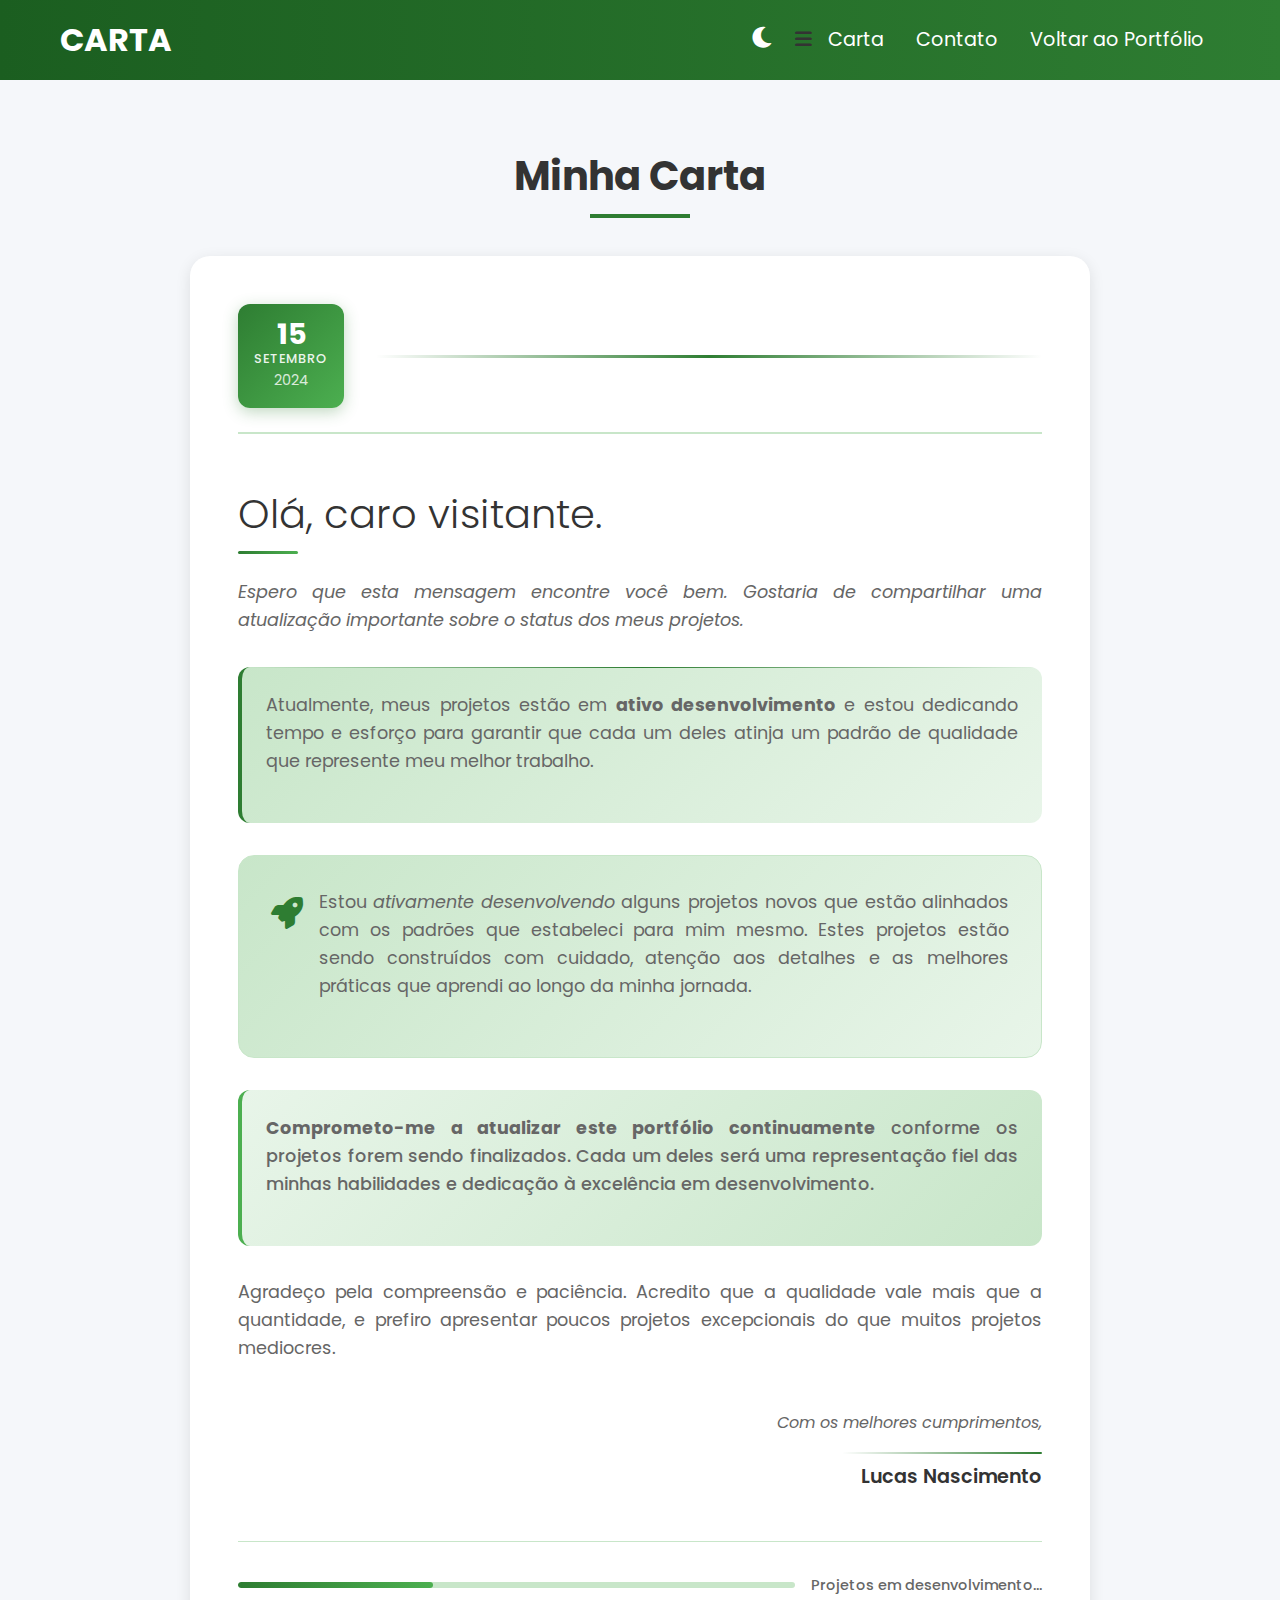
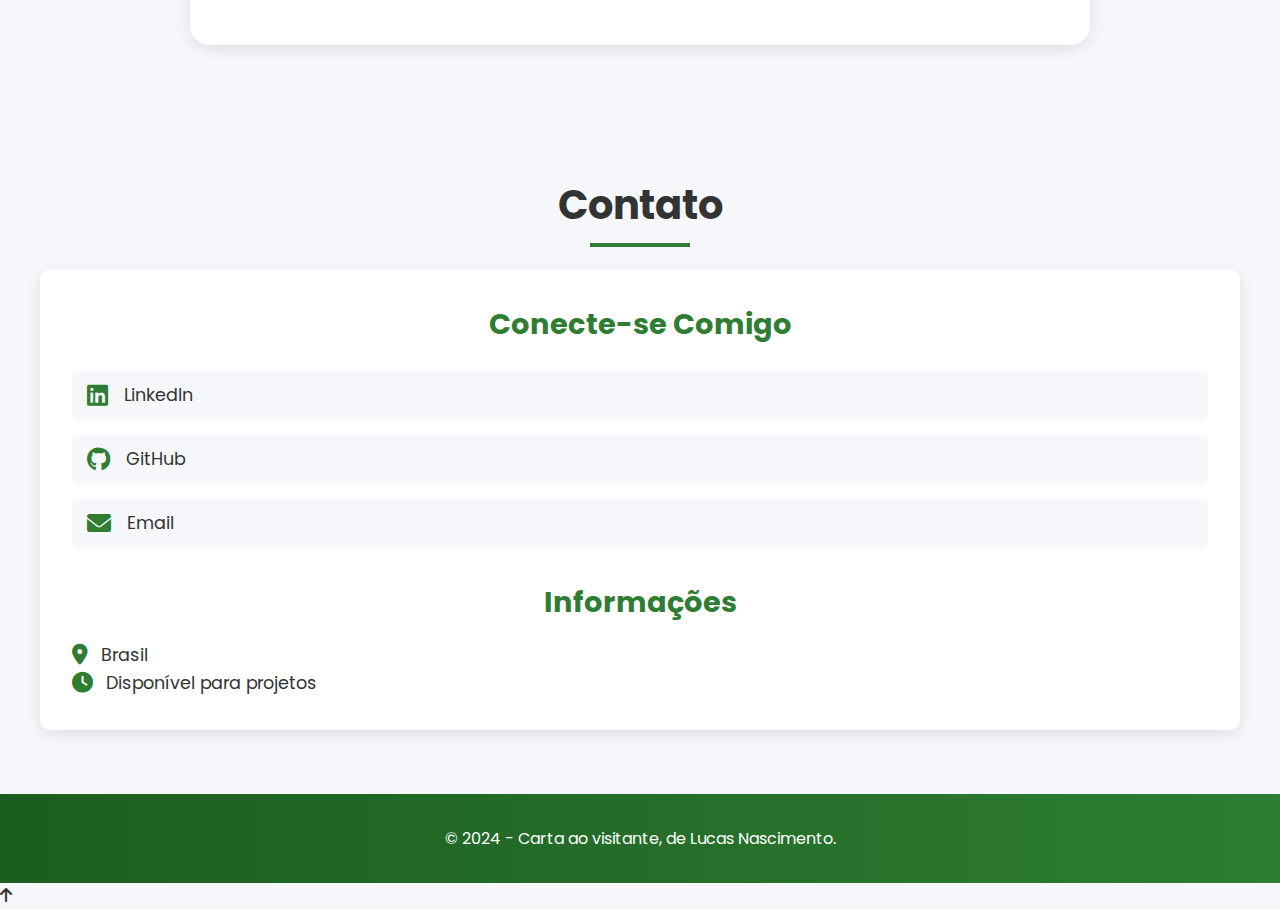
<file: carta.html>
<!DOCTYPE html>
<html lang="pt-BR">

<head>
    <meta charset="UTF-8">
    <meta name="viewport" content="width=device-width, initial-scale=1.0">
    <title>Carta sobre Projetos</title>
    <link rel="stylesheet" href="css/styles_carta.css">
    <link rel="stylesheet" href="https://cdnjs.cloudflare.com/ajax/libs/font-awesome/6.0.0/css/all.min.css">
</head>

<body class="light-mode">
    <!-- Barra de Navegação -->
    <nav class="barra-navegacao">
        <div class="barra-navegacao-container">
            <a href="#" class="barra-navegacao-logo">CARTA</a>
            <div class="right-nav-elements">
                <div class="theme-toggle">
                    <button id="theme-toggle-btn" aria-label="Alternar tema">
                        <i class="fas fa-moon"></i>
                    </button>
                </div>
                  
                <div class="icone-menu">
                    <i class="fas fa-bars"></i>
                </div>
                <ul class="menu-navegacao">
                    <li class="item-navegacao">
                        <a href="#carta" class="links-navegacao">Carta</a>
                    </li>
                    <li class="item-navegacao">
                        <a href="#contato" class="links-navegacao">Contato</a>
                    </li>
                    <li class="item-navegacao">
                        <a href="index.html" class="links-navegacao">Voltar ao Portfólio</a>
                    </li>
                </ul>
            </div>
        </div>
    </nav>

    <!-- Seção da Carta -->
    <section id="carta" class="secao-carta">
        <div class="container-carta">
            <div class="container-titulo-secao">
                <h2 class="titulo-secao">Minha Carta</h2>
            </div>

            <div class="invlucro-carta">
                <header class="cabecalho-carta">
                    <div class="data">
                        <span class="dia">15</span>
                        <span class="mes">Setembro</span>
                        <span class="ano">2024</span>
                    </div>
                    <div class="linha-decorativa"></div>
                </header>

                <main class="conteudo-carta">
                    <h1 class="saudacao">Olá, caro visitante.</h1>

                    <div class="corpo-carta">
                        <p class="abertura">
                            Espero que esta mensagem encontre você bem. Gostaria de compartilhar uma atualização
                            importante sobre o status dos meus projetos.
                        </p>

                        <div class="mensagem-principal">
                            <p>
                                Atualmente, meus projetos estão em <strong>ativo desenvolvimento</strong> e estou dedicando tempo e esforço para garantir que cada um deles atinja um padrão de qualidade que represente meu melhor trabalho.
                            </p>
                        </div>

                        <div class="secao-destaque">
                            <div class="icone">
                                <i class="fas fa-rocket"></i>
                            </div>
                            <div class="conteudo-destaque">
                                <p>
                                    Estou <em>ativamente desenvolvendo</em> alguns projetos novos que estão
                                    alinhados com os padrões que estabeleci para mim mesmo. Estes projetos estão sendo
                                    construídos com cuidado, atenção aos detalhes e as melhores práticas que aprendi ao
                                    longo da minha jornada.
                                </p>
                            </div>
                        </div>

                        <div class="compromisso">
                            <p>
                                <strong>Comprometo-me a atualizar este portfólio continuamente</strong> conforme os projetos forem sendo finalizados. Cada um deles será uma representação fiel das
                                minhas habilidades e dedicação à excelência em desenvolvimento.
                            </p>
                        </div>

                        <p class="fechamento">
                            Agradeço pela compreensão e paciência. Acredito que a qualidade vale mais que a quantidade,
                            e prefiro apresentar poucos projetos excepcionais do que muitos projetos mediocres.
                        </p>
                    </div>

                    <div class="secao-assinatura">
                        <p class="texto-assinatura">Com os melhores cumprimentos,</p>
                        <div class="linha-assinatura"></div>
                        <p class="nome">Lucas Nascimento</p>
                    </div>
                </main>

                <footer class="rodape-carta">
                    <div class="indicador-progresso">
                        <div class="barra-progresso">
                            <div class="preenchimento-progresso"></div>
                        </div>
                        <span class="texto-progresso">Projetos em desenvolvimento...</span>
                    </div>
                </footer>
            </div>
        </div>
    </section>

    <!-- Seção de Contato -->
    <section id="contato" class="secao-contato">
        <div class="container-contato">
            <h2 class="titulo-secao">Contato</h2>
            <div class="conteudo-contato">
                <div class="container-links-sociais">
                    <h3>Conecte-se Comigo</h3>
                    <div class="links-sociais">
                        <a href="https://www.linkedin.com/in/lucas-nascimento-3047a931b/?trk=opento_sprofile_topcard"
                            class="link-social">
                            <i class="fab fa-linkedin"></i>
                            <span>LinkedIn</span>
                        </a>
                        <a href="https://github.com/LVNS0303" class="link-social">
                            <i class="fab fa-github"></i>
                            <span>GitHub</span>
                        </a>
                        <a href="mailto:lucasvinicius06silva@gmail.com" class="link-social">
                            <i class="fas fa-envelope"></i>
                            <span>Email</span>
                        </a>
                    </div>
                    <div class="informacoes-contato">
                        <h3>Informações</h3>
                        <p>
                            <i class="fas fa-map-marker-alt"></i>
                            <span>Brasil</span>
                        </p>
                        <p>
                            <i class="fas fa-clock"></i>
                            <span>Disponível para projetos</span>
                        </p>
                    </div>
                </div>
            </div>
        </div>
    </section>

    <!-- Rodapé -->
    <footer class="rodape">
        <div class="container-rodape">
            <p class="texto-rodape">&copy; 2024 - Carta ao visitante, de Lucas Nascimento.</p>
        </div>
    </footer>

    <!-- Botão de voltar ao topo -->
    <div class="botao-topo" id="botao-topo">
        <i class="fas fa-arrow-up"></i>
    </div>

    <script src="js/main.js"></script>

</body>

</html>
</file>
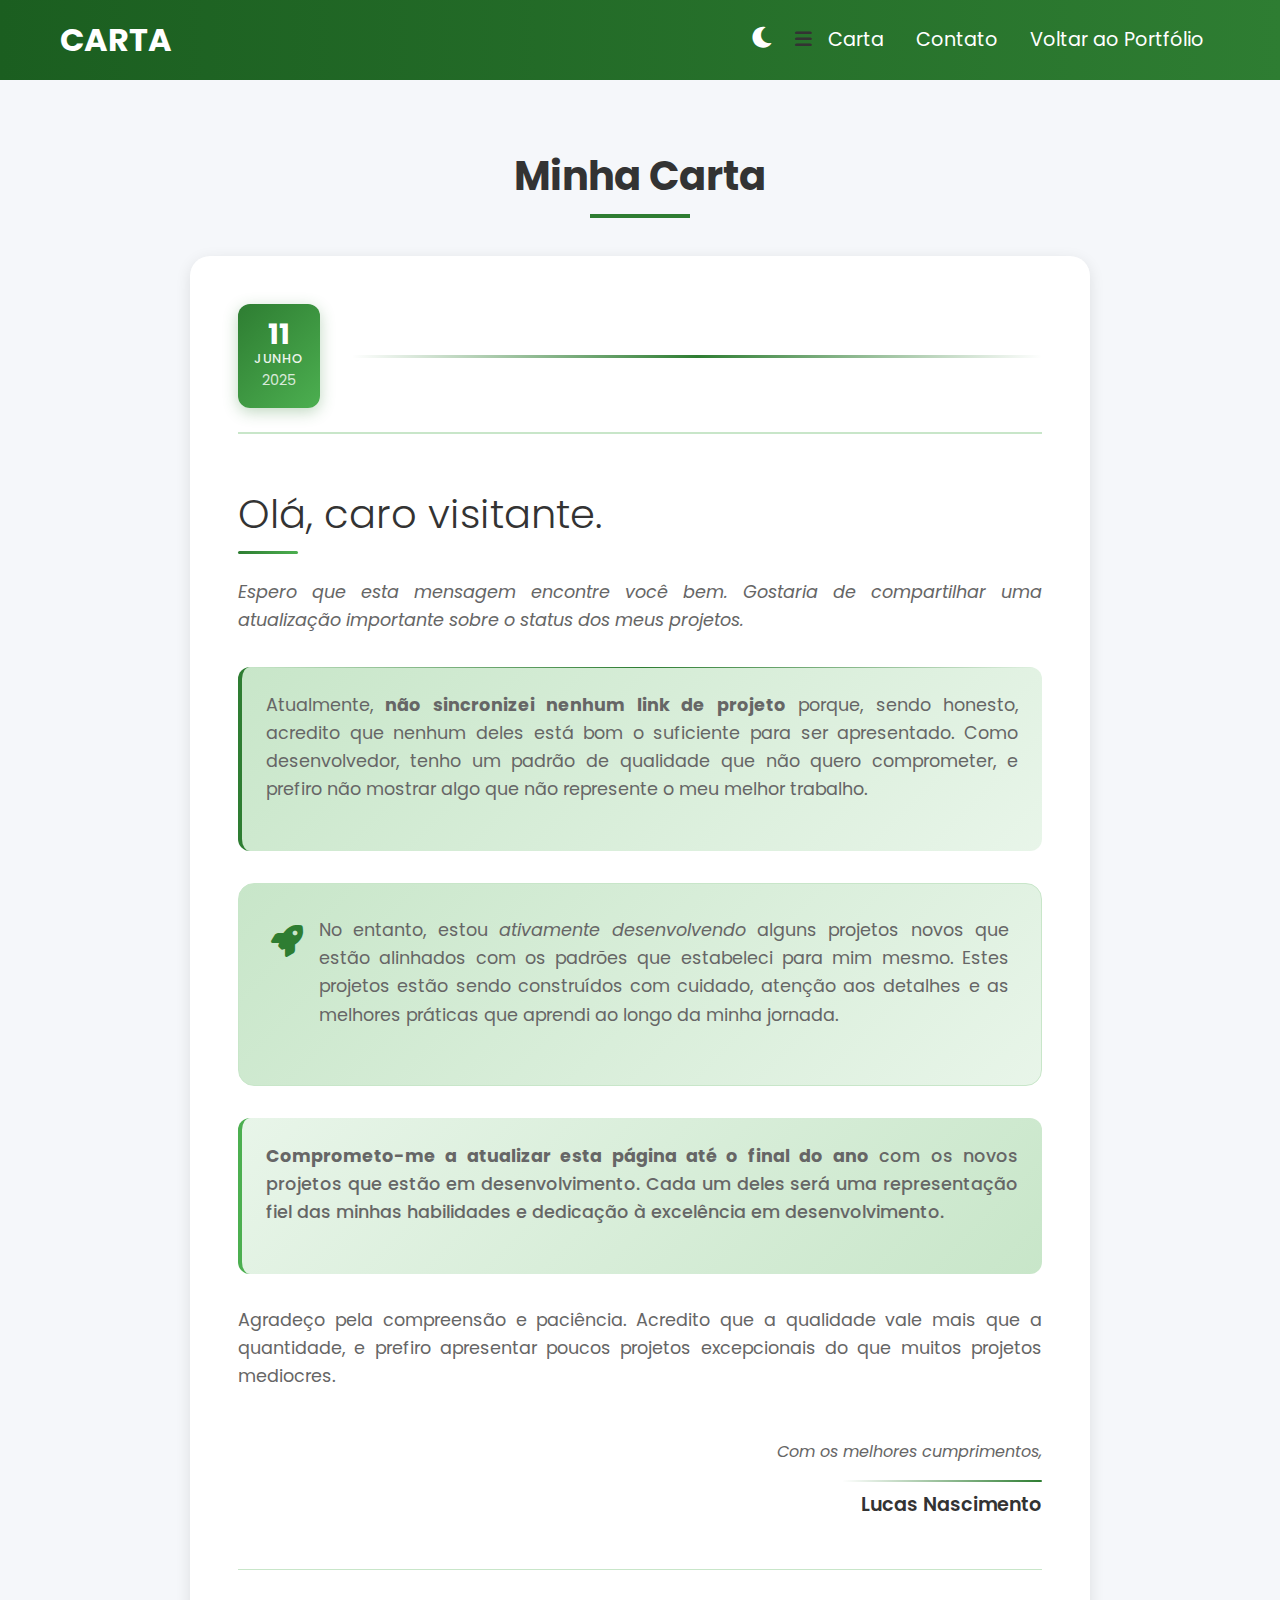
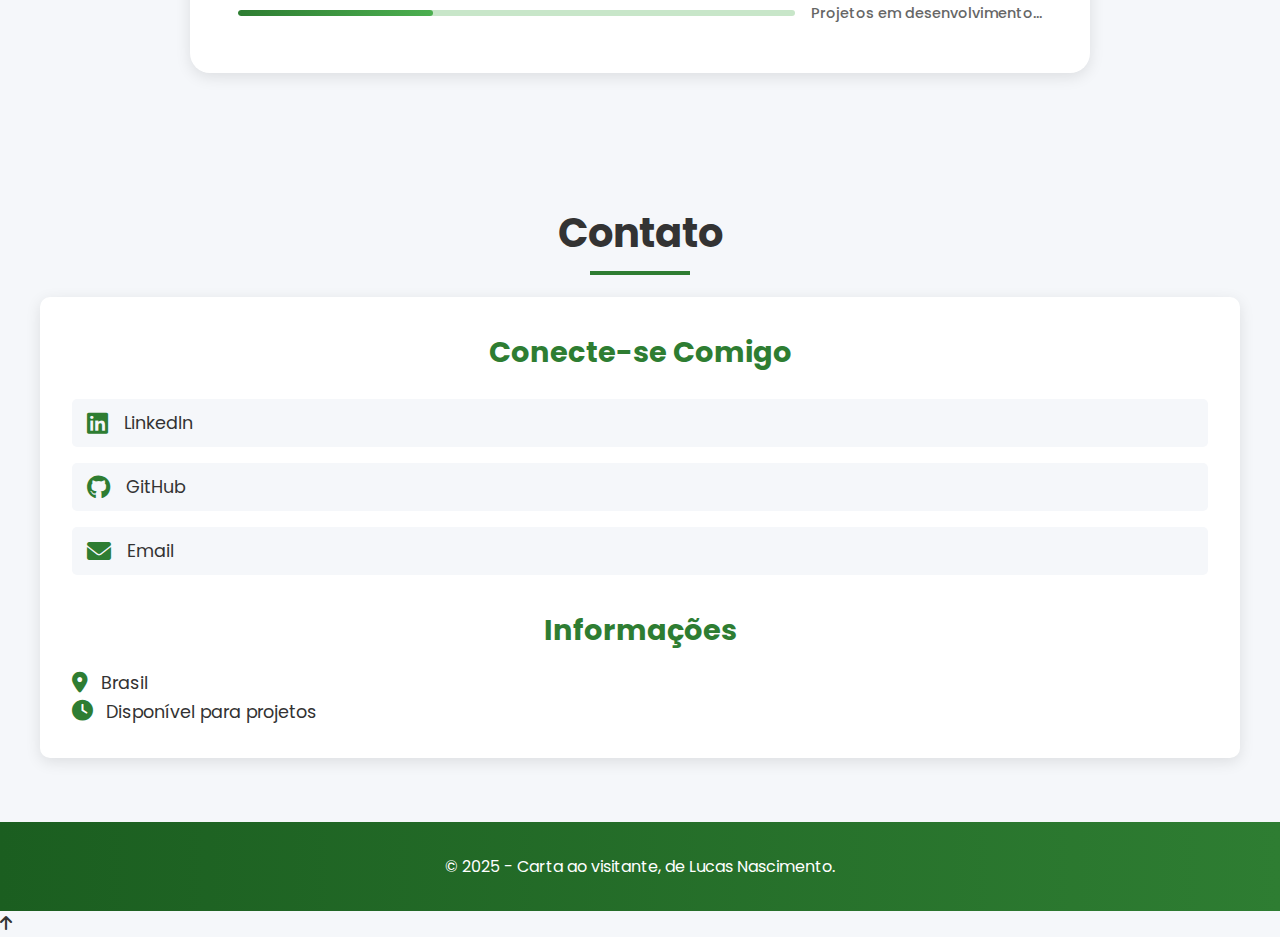
<file: portfolio-verde/carta.html>
<!DOCTYPE html>
<html lang="pt-BR">

<head>
    <meta charset="UTF-8">
    <meta name="viewport" content="width=device-width, initial-scale=1.0">
    <title>Carta sobre Projetos</title>
    <link rel="stylesheet" href="css/styles_carta.css">
    <link rel="stylesheet" href="https://cdnjs.cloudflare.com/ajax/libs/font-awesome/6.0.0/css/all.min.css">
</head>

<body class="light-mode">
    <!-- Barra de Navegação -->
    <nav class="barra-navegacao">
        <div class="barra-navegacao-container">
            <a href="#" class="barra-navegacao-logo">CARTA</a>
            <div class="right-nav-elements">
                <div class="theme-toggle">
                    <button id="theme-toggle-btn" aria-label="Alternar tema">
                        <i class="fas fa-moon"></i>
                    </button>
                </div>
                  
                <div class="icone-menu">
                    <i class="fas fa-bars"></i>
                </div>
                <ul class="menu-navegacao">
                    <li class="item-navegacao">
                        <a href="#carta" class="links-navegacao">Carta</a>
                    </li>
                    <li class="item-navegacao">
                        <a href="#contato" class="links-navegacao">Contato</a>
                    </li>
                    <li class="item-navegacao">
                        <a href="index.html" class="links-navegacao">Voltar ao Portfólio</a>
                    </li>
                </ul>
            </div>
        </div>
    </nav>

    <!-- Seção da Carta -->
    <section id="carta" class="secao-carta">
        <div class="container-carta">
            <div class="container-titulo-secao">
                <h2 class="titulo-secao">Minha Carta</h2>
            </div>

            <div class="invlucro-carta">
                <header class="cabecalho-carta">
                    <div class="data">
                        <span class="dia">11</span>
                        <span class="mes">Junho</span>
                        <span class="ano">2025</span>
                    </div>
                    <div class="linha-decorativa"></div>
                </header>

                <main class="conteudo-carta">
                    <h1 class="saudacao">Olá, caro visitante.</h1>

                    <div class="corpo-carta">
                        <p class="abertura">
                            Espero que esta mensagem encontre você bem. Gostaria de compartilhar uma atualização
                            importante sobre o status dos meus projetos.
                        </p>

                        <div class="mensagem-principal">
                            <p>
                                Atualmente, <strong>não sincronizei nenhum link de projeto</strong> porque, sendo
                                honesto, acredito que nenhum deles está bom o suficiente para ser apresentado. Como
                                desenvolvedor, tenho um padrão de qualidade que não quero comprometer, e prefiro não
                                mostrar algo que não represente o meu melhor trabalho.
                            </p>
                        </div>

                        <div class="secao-destaque">
                            <div class="icone">
                                <i class="fas fa-rocket"></i>
                            </div>
                            <div class="conteudo-destaque">
                                <p>
                                    No entanto, estou <em>ativamente desenvolvendo</em> alguns projetos novos que estão
                                    alinhados com os padrões que estabeleci para mim mesmo. Estes projetos estão sendo
                                    construídos com cuidado, atenção aos detalhes e as melhores práticas que aprendi ao
                                    longo da minha jornada.
                                </p>
                            </div>
                        </div>

                        <div class="compromisso">
                            <p>
                                <strong>Comprometo-me a atualizar esta página até o final do ano</strong> com os novos
                                projetos que estão em desenvolvimento. Cada um deles será uma representação fiel das
                                minhas habilidades e dedicação à excelência em desenvolvimento.
                            </p>
                        </div>

                        <p class="fechamento">
                            Agradeço pela compreensão e paciência. Acredito que a qualidade vale mais que a quantidade,
                            e prefiro apresentar poucos projetos excepcionais do que muitos projetos mediocres.
                        </p>
                    </div>

                    <div class="secao-assinatura">
                        <p class="texto-assinatura">Com os melhores cumprimentos,</p>
                        <div class="linha-assinatura"></div>
                        <p class="nome">Lucas Nascimento</p>
                    </div>
                </main>

                <footer class="rodape-carta">
                    <div class="indicador-progresso">
                        <div class="barra-progresso">
                            <div class="preenchimento-progresso"></div>
                        </div>
                        <span class="texto-progresso">Projetos em desenvolvimento...</span>
                    </div>
                </footer>
            </div>
        </div>
    </section>

    <!-- Seção de Contato -->
    <section id="contato" class="secao-contato">
        <div class="container-contato">
            <h2 class="titulo-secao">Contato</h2>
            <div class="conteudo-contato">
                <div class="container-links-sociais">
                    <h3>Conecte-se Comigo</h3>
                    <div class="links-sociais">
                        <a href="https://www.linkedin.com/in/lucas-nascimento-3047a931b/?trk=opento_sprofile_topcard"
                            class="link-social">
                            <i class="fab fa-linkedin"></i>
                            <span>LinkedIn</span>
                        </a>
                        <a href="https://github.com/LVNS0303" class="link-social">
                            <i class="fab fa-github"></i>
                            <span>GitHub</span>
                        </a>
                        <a href="mailto:lucasvinicius06silva@gmail.com" class="link-social">
                            <i class="fas fa-envelope"></i>
                            <span>Email</span>
                        </a>
                    </div>
                    <div class="informacoes-contato">
                        <h3>Informações</h3>
                        <p>
                            <i class="fas fa-map-marker-alt"></i>
                            <span>Brasil</span>
                        </p>
                        <p>
                            <i class="fas fa-clock"></i>
                            <span>Disponível para projetos</span>
                        </p>
                    </div>
                </div>
            </div>
        </div>
    </section>

    <!-- Rodapé -->
    <footer class="rodape">
        <div class="container-rodape">
            <p class="texto-rodape">&copy; 2025 - Carta ao visitante, de Lucas Nascimento.</p>
        </div>
    </footer>

    <!-- Botão de voltar ao topo -->
    <div class="botao-topo" id="botao-topo">
        <i class="fas fa-arrow-up"></i>
    </div>

    <script src="js/main.js"></script>

</body>

</html>
</file>
<file: css/styles_carta.css>
/* Importação de fontes */
@import url("https://fonts.googleapis.com/css2?family=Poppins:wght@300;400;500;600;700;800&display=swap");

/* Variáveis de cores - Paleta verde baseada no portfólio */
:root {
    /* Modo claro (padrão) */
    --primary-color: #2e7d32;
    /* Verde escuro */
    --secondary-color: #4caf50;
    /* Verde médio */
    --accent-color: #8bc34a;
    /* Verde claro */
    --light-accent: #c8e6c9;
    /* Verde muito claro */
    --dark-color: #1b5e20;
    /* Verde muito escuro */
    --text-color: #333;
    --light-text: #666;
    --white: #fff;
    --background-color: #f5f7fa;
    --card-bg: #ffffff;
    --shadow-color: rgba(0, 0, 0, 0.1);
}

/* Modo escuro */
.dark-mode {
    --primary-color: #0C8C42;
    /* Verde mais vibrante */
    --secondary-color: #0A7036;
    /* Verde médio/escuro */
    --accent-color: #0A9E4C;
    /* Verde mais claro para destaques */
    --light-accent: #054D21;
    /* Verde escuro para fundos */
    --dark-color: #000000;
    /* Preto absoluto */
    --text-color: #E8F5E9;
    /* Verde muito claro para texto (aumento de contraste) */
    --light-text: #FFFFFF;
    /* Branco puro para textos importantes */
    --white: #FFFFFF;
    /* Branco absoluto para elementos críticos */
    --background-color: #0A0A0A;
    /* Preto suavizado */
    --card-bg: #1A1A1A;
    /* Cinza muito escuro para cards */
    --shadow-color: rgba(0, 0, 0, 0.7);
}

/* Reset e estilos gerais */
* {
    margin: 0;
    padding: 0;
    box-sizing: border-box;
}

html {
    scroll-behavior: smooth;
}

body {
    font-family: 'Poppins', sans-serif;
    line-height: 1.6;
    color: var(--text-color);
    background-color: var(--background-color);
    transition: background-color 0.3s ease, color 0.3s ease;
    overflow-x: hidden;
}

/* Barra de Navegação */
.barra-navegacao {
    background: linear-gradient(90deg, var(--dark-color) 0%, var(--primary-color) 100%);
    height: 80px;
    display: flex;
    justify-content: center;
    align-items: center;
    font-size: 1.2rem;
    position: sticky;
    top: 0;
    z-index: 999;
    width: 100%;
}

/* Garanta que o container do nav use flex e alinhe itens ao início */
.barra-navegacao-container {
    display: flex;
    align-items: center;
    justify-content: space-between;
    width: 100%;
    max-width: 1200px; /* Adicionado para limitar a largura do container */
    padding: 0 20px; /* Adicionado padding para as bordas */
}

.barra-navegacao-logo {
    color: var(--white);
    cursor: pointer;
    text-decoration: none;
    font-size: 2rem;
    display: flex;
    align-items: center;
    font-weight: 700;
}

.right-nav-elements {
    display: flex;
    align-items: center;
}

.theme-toggle {
    margin-right: 20px; /* Espaçamento entre o botão de tema e o menu */
}

.menu-navegacao {
    display: flex;
    align-items: center;
    list-style: none;
    text-align: center;
}

.item-navegacao {
    height: 80px;
}

.links-navegacao {
    color: var(--white);
    display: flex;
    align-items: center;
    text-decoration: none;
    padding: 0 1rem;
    height: 100%;
    cursor: pointer;
}

.links-navegacao:hover {
    color: var(--accent-color);
    transition: all 0.3s ease;
}

/* Botão Alternar Tema */
#theme-toggle-btn {
    background: none;
    border: none;
    color: var(--white);
    font-size: 1.5rem;
    cursor: pointer;
    transition: color 0.3s ease;
}

#theme-toggle-btn:hover {
    color: var(--accent-color);
}

/* Seção de Início */
.secao-inicio {
    display: flex;
    min-height: calc(100vh - 80px);
    align-items: center;
    justify-content: center;
    padding: 0;
    background-color: var(--background-color);
    width: 100%;
    overflow: hidden;
}

.conteudo-inicio {
    display: flex;
    width: 100%;
    max-width: 1300px;
    height: 100%;
    min-height: calc(100vh - 80px);
    margin: 0 auto;
    box-shadow: 0 0 20px rgba(0, 0, 0, 0.1);
    border-radius: 10px;
    overflow: hidden;
}

.inicio-esquerda {
    flex: 1;
    background: linear-gradient(135deg, var(--primary-color), var(--secondary-color));
    position: relative;
    box-shadow: 5px 0 15px rgba(0, 0, 0, 0.3);
    display: flex;
    align-items: center;
    justify-content: center;
}

.placeholder-imagem {
    color: var(--white);
    opacity: 0.3;
    text-align: center;
}

.inicio-direita {
    flex: 1;
    display: flex;
    flex-direction: column;
    align-items: center;
    justify-content: center;
    text-align: center;
    padding: 2rem;
    background-color: var(--card-bg);
}

.container-saudacao {
    margin-bottom: 1rem;
}

.texto-saudacao {
    font-size: 2.5rem;
    font-weight: 700;
    color: var(--primary-color);
}

.nome-principal {
    font-size: 3.5rem;
    font-weight: 800;
    color: var(--text-color);
    margin-top: 0.5rem;
}

/* Carrossel de textos na Seção de Início */
.carrossel-texto-inicio {
    width: 100%;
    max-width: 600px;
    margin: 1rem auto 2rem auto;
    text-align: center;
    position: relative;
    min-height: 150px;
}

.carrossel-texto-inicio .item-carrossel {
    padding: 0.5rem;
    border-radius: 8px;
    background-color: var(--background-color);
    box-shadow: 0 2px 10px var(--shadow-color);
    margin: 0 auto;
    opacity: 0;
    position: absolute;
    top: 0;
    left: 0;
    width: 100%;
    transition: opacity 0.5s ease;
    font-size: 0.95rem;
    color: var(--light-text);
}

.carrossel-texto-inicio .item-carrossel.ativo {
    opacity: 1;
    z-index: 1;
}

.indicadores-carrossel-texto-inicio {
    display: flex;
    justify-content: center;
    margin-top: 1rem;
}

.indicadores-carrossel-texto-inicio .indicador {
    width: 10px;
    height: 10px;
    border-radius: 50%;
    background-color: var(--light-accent);
    margin: 0 4px;
    cursor: pointer;
    transition: background-color 0.3s ease;
}

.indicadores-carrossel-texto-inicio .indicador.ativo {
    background-color: var(--primary-color);
    transform: scale(1.1);
}

.container-cta {
    margin-top: 1.5rem;
    display: flex;
    gap: 1rem;
}

.botao-cta {
    background-color: var(--primary-color);
    color: var(--white);
    padding: 12px 24px;
    border-radius: 5px;
    text-decoration: none;
    font-weight: 600;
    transition: background-color 0.3s ease;
}

.botao-cta:hover {
    background-color: var(--dark-color);
}

.botao-cta.secundario {
    background-color: var(--accent-color);
}

.botao-cta.secundario:hover {
    background-color: var(--primary-color);
}

/* Seção da Carta */
.secao-carta {
    padding: 4rem 2rem;
    background-color: var(--background-color);
    width: 100%;
    overflow: hidden;
}

.container-carta {
    max-width: 1200px;
    margin: 0 auto;
}

.container-titulo-secao {
    text-align: center;
    margin-bottom: 3rem;
}

.titulo-secao {
    font-size: 2.5rem;
    font-weight: 700;
    color: var(--text-color);
    margin-bottom: 2rem;
    text-align: center;
    position: relative;
}

.titulo-secao::after {
    content: '';
    position: absolute;
    bottom: -10px;
    left: 50%;
    transform: translateX(-50%);
    width: 100px;
    height: 4px;
    background-color: var(--primary-color);
}

/* Invólucro da Carta */
.invlucro-carta {
    background: var(--card-bg);
    max-width: 900px;
    width: 100%;
    margin: 0 auto;
    border-radius: 20px;
    box-shadow: 0 4px 15px var(--shadow-color);
    padding: 3rem;
    position: relative;
    transform: translateY(0);
    transition: all 0.3s ease;
}

.invlucro-carta:hover {
    transform: translateY(-5px);
    box-shadow: 0 8px 25px var(--shadow-color);
}

/* Cabeçalho da carta */
.cabecalho-carta {
    display: flex;
    justify-content: space-between;
    align-items: center;
    margin-bottom: 3rem;
    padding-bottom: 1.5rem;
    border-bottom: 2px solid var(--light-accent);
}

.data {
    display: flex;
    flex-direction: column;
    align-items: center;
    background: linear-gradient(135deg, var(--primary-color), var(--secondary-color));
    color: var(--white);
    padding: 1rem;
    border-radius: 12px;
    min-width: 80px;
    box-shadow: 0 4px 15px rgba(46, 125, 50, 0.3);
}

.data .dia {
    font-size: 1.8rem;
    font-weight: 700;
    line-height: 1;
}

.data .mes {
    font-size: 0.8rem;
    font-weight: 500;
    text-transform: uppercase;
    letter-spacing: 1px;
    opacity: 0.9;
}

.data .ano {
    font-size: 0.9rem;
    font-weight: 400;
    opacity: 0.8;
}

.linha-decorativa {
    flex: 1;
    height: 3px;
    background: linear-gradient(90deg, transparent, var(--primary-color), transparent);
    margin-left: 2rem;
    border-radius: 2px;
}

/* Conteúdo da carta */
.conteudo-carta {
    animation: fadeIn 1s ease-out 0.3s both;
}

.saudacao {
    font-size: 2.5rem;
    font-weight: 300;
    color: var(--text-color);
    margin-bottom: 2rem;
    position: relative;
}

.saudacao::after {
    content: '';
    position: absolute;
    bottom: -8px;
    left: 0;
    width: 60px;
    height: 3px;
    background: linear-gradient(90deg, var(--primary-color), var(--secondary-color));
    border-radius: 2px;
}

.corpo-carta p {
    font-size: 1.1rem;
    margin-bottom: 1.5rem;
    color: var(--light-text);
    text-align: justify;
    transition: color 0.3s ease;
}

.corpo-carta p:hover {
    color: var(--text-color);
}

.abertura {
    font-style: italic;
    color: var(--light-text) !important;
}

.mensagem-principal {
    background: linear-gradient(135deg, var(--light-accent), #e8f5e9);
    padding: 1.5rem;
    border-radius: 12px;
    border-left: 4px solid var(--primary-color);
    margin: 2rem 0;
    position: relative;
    overflow: hidden;
}

.mensagem-principal::before {
    content: '';
    position: absolute;
    top: 0;
    left: 0;
    right: 0;
    height: 1px;
    background: linear-gradient(90deg, transparent, var(--primary-color), transparent);
}

.secao-destaque {
    background: linear-gradient(135deg, var(--light-accent), #e8f5e9);
    padding: 2rem;
    border-radius: 16px;
    margin: 2rem 0;
    display: flex;
    align-items: flex-start;
    gap: 1rem;
    border: 1px solid var(--light-accent);
    transition: all 0.3s ease;
}

.secao-destaque:hover {
    transform: translateX(5px);
    box-shadow: 0 4px 15px rgba(46, 125, 50, 0.1);
}

.secao-destaque .icone {
    font-size: 2rem;
    color: var(--primary-color);
    flex-shrink: 0;
}

.conteudo-destaque {
    flex: 1;
}

.compromisso {
    font-weight: 500;
    color: var(--text-color) !important;
    background: linear-gradient(135deg, #e8f5e9, #c8e6c9);
    padding: 1.5rem;
    border-radius: 12px;
    border-left: 4px solid var(--secondary-color);
    margin: 2rem 0;
}

/* Seção de assinatura */
.secao-assinatura {
    margin-top: 3rem;
    text-align: right;
}

.texto-assinatura {
    font-style: italic;
    color: var(--light-text);
    margin-bottom: 1rem;
}

.linha-assinatura {
    width: 200px;
    height: 2px;
    background: linear-gradient(90deg, transparent, var(--primary-color));
    margin: 1rem 0 0.5rem auto;
    border-radius: 1px;
}

.nome {
    font-weight: 600;
    color: var(--text-color);
    font-size: 1.2rem;
}

/* Rodapé da carta */
.rodape-carta {
    margin-top: 3rem;
    padding-top: 2rem;
    border-top: 1px solid var(--light-accent);
}

.indicador-progresso {
    display: flex;
    align-items: center;
    gap: 1rem;
}

.barra-progresso {
    flex: 1;
    height: 6px;
    background: var(--light-accent);
    border-radius: 3px;
    overflow: hidden;
}

.preenchimento-progresso {
    height: 100%;
    width: 35%;
    background: linear-gradient(90deg, var(--primary-color), var(--secondary-color));
    border-radius: 3px;
    animation: progressAnimation 3s ease-in-out infinite;
}

.texto-progresso {
    font-size: 0.9rem;
    color: var(--light-text);
    font-weight: 500;
    white-space: nowrap;
}

/* Seção de Contato */
.secao-contato {
    padding: 4rem 2rem;
    background-color: var(--background-color);
    width: 100%;
    overflow: hidden;
}

.container-contato {
    max-width: 1200px;
    margin: 0 auto;
}

.conteudo-contato {
    display: flex;
    flex-wrap: wrap;
    gap: 2rem;
    margin-top: 2rem;
    justify-content: center;
}

.container-links-sociais {
    flex: 1;
    min-width: 300px;
    background-color: var(--card-bg);
    padding: 2rem;
    border-radius: 10px;
    box-shadow: 0 4px 15px var(--shadow-color);
    display: flex;
    flex-direction: column;
    align-items: center;
    text-align: center;
}

.container-links-sociais h3 {
    color: var(--primary-color);
    margin-bottom: 1.5rem;
    font-size: 1.8rem;
}

.links-sociais {
    display: flex;
    flex-direction: column;
    gap: 1rem;
    width: 100%;
}

.link-social {
    display: flex;
    align-items: center;
    gap: 1rem;
    text-decoration: none;
    color: var(--text-color);
    font-size: 1.1rem;
    background-color: var(--background-color);
    padding: 10px 15px;
    border-radius: 5px;
    transition: background-color 0.3s ease, color 0.3s ease;
}

.link-social:hover {
    background-color: var(--light-accent);
    color: var(--dark-color);
}

.link-social i {
    font-size: 1.5rem;
    color: var(--primary-color);
}

.informacoes-contato {
    margin-top: 2rem;
    width: 100%;
}

.informacoes-contato h3 {
    color: var(--primary-color);
    margin-bottom: 1rem;
    font-size: 1.8rem;
}

.informacoes-contato p {
    display: flex;
    align-items: center;
    gap: 0.8rem;
    color: var(--text-color);
    font-size: 1.1rem;
}

.informacoes-contato i {
    font-size: 1.3rem;
    color: var(--primary-color);
}

/* Rodapé */
.rodape {
    background: linear-gradient(90deg, var(--dark-color) 0%, var(--primary-color) 100%);
    color: var(--white);
    padding: 2rem 0;
    text-align: center;
    width: 100%;
}

.container-rodape {
    max-width: 1200px;
    margin: 0 auto;
    padding: 0 2rem;
}

.texto-rodape {
    font-size: 1rem;
}

/* Animações */
@keyframes fadeIn {
    from {
        opacity: 0;
    }

    to {
        opacity: 1;
    }
}

@keyframes progressAnimation {
    0% {
        width: 35%;
    }

    50% {
        width: 45%;
    }

    100% {
        width: 35%;
    }
}

/* Responsividade */
@media screen and (max-width: 960px) {
    .icone-menu {
        display: block;
        position: absolute;
        top: 0;
        right: 0;
        transform: translate(-100%, 60%);
        font-size: 1.8rem;
        cursor: pointer;
    }

    .menu-navegacao {
        display: flex;
        flex-direction: column;
        width: 100%;
        height: 90vh;
        position: absolute;
        top: 80px;
        left: -100%;
        opacity: 1;
        transition: all 0.5s ease;
        background: var(--dark-color);
    }

    .menu-navegacao.ativo {
        background: var(--dark-color);
        left: 0;
        opacity: 1;
        transition: all 0.5s ease;
        z-index: 99;
    }

    .item-navegacao {
        padding: 1.5rem 0;
    }

    .links-navegacao {
        text-align: center;
        padding: 2rem;
        width: 100%;
        display: table;
    }

    .conteudo-inicio {
        flex-direction: column;
        height: auto;
        min-height: auto;
    }

    .inicio-esquerda {
        min-height: 300px;
    }

    .inicio-direita .texto-saudacao {
        font-size: 2rem;
    }

    .inicio-direita .nome-principal {
        font-size: 2.5rem;
    }

    .invlucro-carta {
        padding: 2rem;
        border-radius: 16px;
    }

    .cabecalho-carta {
        flex-direction: column;
        gap: 1rem;
        text-align: center;
    }

    .linha-decorativa {
        margin: 0;
        width: 100%;
    }

    .saudacao {
        font-size: 2rem;
        text-align: center;
    }

    .corpo-carta p {
        font-size: 1rem;
        text-align: left;
    }

    .secao-destaque {
        flex-direction: column;
        text-align: center;
    }

    .secao-assinatura {
        text-align: center;
    }

    .linha-assinatura {
        margin: 1rem auto;
    }

    .indicador-progresso {
        flex-direction: column;
        gap: 0.5rem;
    }

    .texto-progresso {
        text-align: center;
    }
}

@media (max-width: 480px) {
    .invlucro-carta {
        padding: 1.5rem;
    }

    .saudacao {
        font-size: 1.8rem;
    }

    .corpo-carta p {
        font-size: 0.95rem;
    }

    .data {
        padding: 0.8rem;
        min-width: 70px;
    }

    .data .dia {
        font-size: 1.5rem;
    }

    .inicio-direita .texto-saudacao {
        font-size: 1.8rem;
    }

    .inicio-direita .nome-principal {
        font-size: 2rem;
    }

    .container-cta {
        flex-direction: column;
        align-items: center;
    }

    .botao-cta {
        width: 100%;
        max-width: 200px;
        text-align: center;
    }
}
</file>
<file: portfolio-verde/css/styles_carta.css>
/* Importação de fontes */
@import url("https://fonts.googleapis.com/css2?family=Poppins:wght@300;400;500;600;700;800&display=swap");

/* Variáveis de cores - Paleta verde baseada no portfólio */
:root {
    /* Modo claro (padrão) */
    --primary-color: #2e7d32;
    /* Verde escuro */
    --secondary-color: #4caf50;
    /* Verde médio */
    --accent-color: #8bc34a;
    /* Verde claro */
    --light-accent: #c8e6c9;
    /* Verde muito claro */
    --dark-color: #1b5e20;
    /* Verde muito escuro */
    --text-color: #333;
    --light-text: #666;
    --white: #fff;
    --background-color: #f5f7fa;
    --card-bg: #ffffff;
    --shadow-color: rgba(0, 0, 0, 0.1);
}

/* Modo escuro */
.dark-mode {
    --primary-color: #0C8C42;
    /* Verde mais vibrante */
    --secondary-color: #0A7036;
    /* Verde médio/escuro */
    --accent-color: #0A9E4C;
    /* Verde mais claro para destaques */
    --light-accent: #054D21;
    /* Verde escuro para fundos */
    --dark-color: #000000;
    /* Preto absoluto */
    --text-color: #E8F5E9;
    /* Verde muito claro para texto (aumento de contraste) */
    --light-text: #FFFFFF;
    /* Branco puro para textos importantes */
    --white: #FFFFFF;
    /* Branco absoluto para elementos críticos */
    --background-color: #0A0A0A;
    /* Preto suavizado */
    --card-bg: #1A1A1A;
    /* Cinza muito escuro para cards */
    --shadow-color: rgba(0, 0, 0, 0.7);
}

/* Reset e estilos gerais */
* {
    margin: 0;
    padding: 0;
    box-sizing: border-box;
}

html {
    scroll-behavior: smooth;
}

body {
    font-family: 'Poppins', sans-serif;
    line-height: 1.6;
    color: var(--text-color);
    background-color: var(--background-color);
    transition: background-color 0.3s ease, color 0.3s ease;
    overflow-x: hidden;
}

/* Barra de Navegação */
.barra-navegacao {
    background: linear-gradient(90deg, var(--dark-color) 0%, var(--primary-color) 100%);
    height: 80px;
    display: flex;
    justify-content: center;
    align-items: center;
    font-size: 1.2rem;
    position: sticky;
    top: 0;
    z-index: 999;
    width: 100%;
}

/* Garanta que o container do nav use flex e alinhe itens ao início */
.barra-navegacao-container {
    display: flex;
    align-items: center;
    justify-content: space-between;
    width: 100%;
    max-width: 1200px; /* Adicionado para limitar a largura do container */
    padding: 0 20px; /* Adicionado padding para as bordas */
}

.barra-navegacao-logo {
    color: var(--white);
    cursor: pointer;
    text-decoration: none;
    font-size: 2rem;
    display: flex;
    align-items: center;
    font-weight: 700;
}

.right-nav-elements {
    display: flex;
    align-items: center;
}

.theme-toggle {
    margin-right: 20px; /* Espaçamento entre o botão de tema e o menu */
}

.menu-navegacao {
    display: flex;
    align-items: center;
    list-style: none;
    text-align: center;
}

.item-navegacao {
    height: 80px;
}

.links-navegacao {
    color: var(--white);
    display: flex;
    align-items: center;
    text-decoration: none;
    padding: 0 1rem;
    height: 100%;
    cursor: pointer;
}

.links-navegacao:hover {
    color: var(--accent-color);
    transition: all 0.3s ease;
}

/* Botão Alternar Tema */
#theme-toggle-btn {
    background: none;
    border: none;
    color: var(--white);
    font-size: 1.5rem;
    cursor: pointer;
    transition: color 0.3s ease;
}

#theme-toggle-btn:hover {
    color: var(--accent-color);
}

/* Seção de Início */
.secao-inicio {
    display: flex;
    min-height: calc(100vh - 80px);
    align-items: center;
    justify-content: center;
    padding: 0;
    background-color: var(--background-color);
    width: 100%;
    overflow: hidden;
}

.conteudo-inicio {
    display: flex;
    width: 100%;
    max-width: 1300px;
    height: 100%;
    min-height: calc(100vh - 80px);
    margin: 0 auto;
    box-shadow: 0 0 20px rgba(0, 0, 0, 0.1);
    border-radius: 10px;
    overflow: hidden;
}

.inicio-esquerda {
    flex: 1;
    background: linear-gradient(135deg, var(--primary-color), var(--secondary-color));
    position: relative;
    box-shadow: 5px 0 15px rgba(0, 0, 0, 0.3);
    display: flex;
    align-items: center;
    justify-content: center;
}

.placeholder-imagem {
    color: var(--white);
    opacity: 0.3;
    text-align: center;
}

.inicio-direita {
    flex: 1;
    display: flex;
    flex-direction: column;
    align-items: center;
    justify-content: center;
    text-align: center;
    padding: 2rem;
    background-color: var(--card-bg);
}

.container-saudacao {
    margin-bottom: 1rem;
}

.texto-saudacao {
    font-size: 2.5rem;
    font-weight: 700;
    color: var(--primary-color);
}

.nome-principal {
    font-size: 3.5rem;
    font-weight: 800;
    color: var(--text-color);
    margin-top: 0.5rem;
}

/* Carrossel de textos na Seção de Início */
.carrossel-texto-inicio {
    width: 100%;
    max-width: 600px;
    margin: 1rem auto 2rem auto;
    text-align: center;
    position: relative;
    min-height: 150px;
}

.carrossel-texto-inicio .item-carrossel {
    padding: 0.5rem;
    border-radius: 8px;
    background-color: var(--background-color);
    box-shadow: 0 2px 10px var(--shadow-color);
    margin: 0 auto;
    opacity: 0;
    position: absolute;
    top: 0;
    left: 0;
    width: 100%;
    transition: opacity 0.5s ease;
    font-size: 0.95rem;
    color: var(--light-text);
}

.carrossel-texto-inicio .item-carrossel.ativo {
    opacity: 1;
    z-index: 1;
}

.indicadores-carrossel-texto-inicio {
    display: flex;
    justify-content: center;
    margin-top: 1rem;
}

.indicadores-carrossel-texto-inicio .indicador {
    width: 10px;
    height: 10px;
    border-radius: 50%;
    background-color: var(--light-accent);
    margin: 0 4px;
    cursor: pointer;
    transition: background-color 0.3s ease;
}

.indicadores-carrossel-texto-inicio .indicador.ativo {
    background-color: var(--primary-color);
    transform: scale(1.1);
}

.container-cta {
    margin-top: 1.5rem;
    display: flex;
    gap: 1rem;
}

.botao-cta {
    background-color: var(--primary-color);
    color: var(--white);
    padding: 12px 24px;
    border-radius: 5px;
    text-decoration: none;
    font-weight: 600;
    transition: background-color 0.3s ease;
}

.botao-cta:hover {
    background-color: var(--dark-color);
}

.botao-cta.secundario {
    background-color: var(--accent-color);
}

.botao-cta.secundario:hover {
    background-color: var(--primary-color);
}

/* Seção da Carta */
.secao-carta {
    padding: 4rem 2rem;
    background-color: var(--background-color);
    width: 100%;
    overflow: hidden;
}

.container-carta {
    max-width: 1200px;
    margin: 0 auto;
}

.container-titulo-secao {
    text-align: center;
    margin-bottom: 3rem;
}

.titulo-secao {
    font-size: 2.5rem;
    font-weight: 700;
    color: var(--text-color);
    margin-bottom: 2rem;
    text-align: center;
    position: relative;
}

.titulo-secao::after {
    content: '';
    position: absolute;
    bottom: -10px;
    left: 50%;
    transform: translateX(-50%);
    width: 100px;
    height: 4px;
    background-color: var(--primary-color);
}

/* Invólucro da Carta */
.invlucro-carta {
    background: var(--card-bg);
    max-width: 900px;
    width: 100%;
    margin: 0 auto;
    border-radius: 20px;
    box-shadow: 0 4px 15px var(--shadow-color);
    padding: 3rem;
    position: relative;
    transform: translateY(0);
    transition: all 0.3s ease;
}

.invlucro-carta:hover {
    transform: translateY(-5px);
    box-shadow: 0 8px 25px var(--shadow-color);
}

/* Cabeçalho da carta */
.cabecalho-carta {
    display: flex;
    justify-content: space-between;
    align-items: center;
    margin-bottom: 3rem;
    padding-bottom: 1.5rem;
    border-bottom: 2px solid var(--light-accent);
}

.data {
    display: flex;
    flex-direction: column;
    align-items: center;
    background: linear-gradient(135deg, var(--primary-color), var(--secondary-color));
    color: var(--white);
    padding: 1rem;
    border-radius: 12px;
    min-width: 80px;
    box-shadow: 0 4px 15px rgba(46, 125, 50, 0.3);
}

.data .dia {
    font-size: 1.8rem;
    font-weight: 700;
    line-height: 1;
}

.data .mes {
    font-size: 0.8rem;
    font-weight: 500;
    text-transform: uppercase;
    letter-spacing: 1px;
    opacity: 0.9;
}

.data .ano {
    font-size: 0.9rem;
    font-weight: 400;
    opacity: 0.8;
}

.linha-decorativa {
    flex: 1;
    height: 3px;
    background: linear-gradient(90deg, transparent, var(--primary-color), transparent);
    margin-left: 2rem;
    border-radius: 2px;
}

/* Conteúdo da carta */
.conteudo-carta {
    animation: fadeIn 1s ease-out 0.3s both;
}

.saudacao {
    font-size: 2.5rem;
    font-weight: 300;
    color: var(--text-color);
    margin-bottom: 2rem;
    position: relative;
}

.saudacao::after {
    content: '';
    position: absolute;
    bottom: -8px;
    left: 0;
    width: 60px;
    height: 3px;
    background: linear-gradient(90deg, var(--primary-color), var(--secondary-color));
    border-radius: 2px;
}

.corpo-carta p {
    font-size: 1.1rem;
    margin-bottom: 1.5rem;
    color: var(--light-text);
    text-align: justify;
    transition: color 0.3s ease;
}

.corpo-carta p:hover {
    color: var(--text-color);
}

.abertura {
    font-style: italic;
    color: var(--light-text) !important;
}

.mensagem-principal {
    background: linear-gradient(135deg, var(--light-accent), #e8f5e9);
    padding: 1.5rem;
    border-radius: 12px;
    border-left: 4px solid var(--primary-color);
    margin: 2rem 0;
    position: relative;
    overflow: hidden;
}

.mensagem-principal::before {
    content: '';
    position: absolute;
    top: 0;
    left: 0;
    right: 0;
    height: 1px;
    background: linear-gradient(90deg, transparent, var(--primary-color), transparent);
}

.secao-destaque {
    background: linear-gradient(135deg, var(--light-accent), #e8f5e9);
    padding: 2rem;
    border-radius: 16px;
    margin: 2rem 0;
    display: flex;
    align-items: flex-start;
    gap: 1rem;
    border: 1px solid var(--light-accent);
    transition: all 0.3s ease;
}

.secao-destaque:hover {
    transform: translateX(5px);
    box-shadow: 0 4px 15px rgba(46, 125, 50, 0.1);
}

.secao-destaque .icone {
    font-size: 2rem;
    color: var(--primary-color);
    flex-shrink: 0;
}

.conteudo-destaque {
    flex: 1;
}

.compromisso {
    font-weight: 500;
    color: var(--text-color) !important;
    background: linear-gradient(135deg, #e8f5e9, #c8e6c9);
    padding: 1.5rem;
    border-radius: 12px;
    border-left: 4px solid var(--secondary-color);
    margin: 2rem 0;
}

/* Seção de assinatura */
.secao-assinatura {
    margin-top: 3rem;
    text-align: right;
}

.texto-assinatura {
    font-style: italic;
    color: var(--light-text);
    margin-bottom: 1rem;
}

.linha-assinatura {
    width: 200px;
    height: 2px;
    background: linear-gradient(90deg, transparent, var(--primary-color));
    margin: 1rem 0 0.5rem auto;
    border-radius: 1px;
}

.nome {
    font-weight: 600;
    color: var(--text-color);
    font-size: 1.2rem;
}

/* Rodapé da carta */
.rodape-carta {
    margin-top: 3rem;
    padding-top: 2rem;
    border-top: 1px solid var(--light-accent);
}

.indicador-progresso {
    display: flex;
    align-items: center;
    gap: 1rem;
}

.barra-progresso {
    flex: 1;
    height: 6px;
    background: var(--light-accent);
    border-radius: 3px;
    overflow: hidden;
}

.preenchimento-progresso {
    height: 100%;
    width: 35%;
    background: linear-gradient(90deg, var(--primary-color), var(--secondary-color));
    border-radius: 3px;
    animation: progressAnimation 3s ease-in-out infinite;
}

.texto-progresso {
    font-size: 0.9rem;
    color: var(--light-text);
    font-weight: 500;
    white-space: nowrap;
}

/* Seção de Contato */
.secao-contato {
    padding: 4rem 2rem;
    background-color: var(--background-color);
    width: 100%;
    overflow: hidden;
}

.container-contato {
    max-width: 1200px;
    margin: 0 auto;
}

.conteudo-contato {
    display: flex;
    flex-wrap: wrap;
    gap: 2rem;
    margin-top: 2rem;
    justify-content: center;
}

.container-links-sociais {
    flex: 1;
    min-width: 300px;
    background-color: var(--card-bg);
    padding: 2rem;
    border-radius: 10px;
    box-shadow: 0 4px 15px var(--shadow-color);
    display: flex;
    flex-direction: column;
    align-items: center;
    text-align: center;
}

.container-links-sociais h3 {
    color: var(--primary-color);
    margin-bottom: 1.5rem;
    font-size: 1.8rem;
}

.links-sociais {
    display: flex;
    flex-direction: column;
    gap: 1rem;
    width: 100%;
}

.link-social {
    display: flex;
    align-items: center;
    gap: 1rem;
    text-decoration: none;
    color: var(--text-color);
    font-size: 1.1rem;
    background-color: var(--background-color);
    padding: 10px 15px;
    border-radius: 5px;
    transition: background-color 0.3s ease, color 0.3s ease;
}

.link-social:hover {
    background-color: var(--light-accent);
    color: var(--dark-color);
}

.link-social i {
    font-size: 1.5rem;
    color: var(--primary-color);
}

.informacoes-contato {
    margin-top: 2rem;
    width: 100%;
}

.informacoes-contato h3 {
    color: var(--primary-color);
    margin-bottom: 1rem;
    font-size: 1.8rem;
}

.informacoes-contato p {
    display: flex;
    align-items: center;
    gap: 0.8rem;
    color: var(--text-color);
    font-size: 1.1rem;
}

.informacoes-contato i {
    font-size: 1.3rem;
    color: var(--primary-color);
}

/* Rodapé */
.rodape {
    background: linear-gradient(90deg, var(--dark-color) 0%, var(--primary-color) 100%);
    color: var(--white);
    padding: 2rem 0;
    text-align: center;
    width: 100%;
}

.container-rodape {
    max-width: 1200px;
    margin: 0 auto;
    padding: 0 2rem;
}

.texto-rodape {
    font-size: 1rem;
}

/* Animações */
@keyframes fadeIn {
    from {
        opacity: 0;
    }

    to {
        opacity: 1;
    }
}

@keyframes progressAnimation {
    0% {
        width: 35%;
    }

    50% {
        width: 45%;
    }

    100% {
        width: 35%;
    }
}

/* Responsividade */
@media screen and (max-width: 960px) {
    .icone-menu {
        display: block;
        position: absolute;
        top: 0;
        right: 0;
        transform: translate(-100%, 60%);
        font-size: 1.8rem;
        cursor: pointer;
    }

    .menu-navegacao {
        display: flex;
        flex-direction: column;
        width: 100%;
        height: 90vh;
        position: absolute;
        top: 80px;
        left: -100%;
        opacity: 1;
        transition: all 0.5s ease;
        background: var(--dark-color);
    }

    .menu-navegacao.ativo {
        background: var(--dark-color);
        left: 0;
        opacity: 1;
        transition: all 0.5s ease;
        z-index: 99;
    }

    .item-navegacao {
        padding: 1.5rem 0;
    }

    .links-navegacao {
        text-align: center;
        padding: 2rem;
        width: 100%;
        display: table;
    }

    .conteudo-inicio {
        flex-direction: column;
        height: auto;
        min-height: auto;
    }

    .inicio-esquerda {
        min-height: 300px;
    }

    .inicio-direita .texto-saudacao {
        font-size: 2rem;
    }

    .inicio-direita .nome-principal {
        font-size: 2.5rem;
    }

    .invlucro-carta {
        padding: 2rem;
        border-radius: 16px;
    }

    .cabecalho-carta {
        flex-direction: column;
        gap: 1rem;
        text-align: center;
    }

    .linha-decorativa {
        margin: 0;
        width: 100%;
    }

    .saudacao {
        font-size: 2rem;
        text-align: center;
    }

    .corpo-carta p {
        font-size: 1rem;
        text-align: left;
    }

    .secao-destaque {
        flex-direction: column;
        text-align: center;
    }

    .secao-assinatura {
        text-align: center;
    }

    .linha-assinatura {
        margin: 1rem auto;
    }

    .indicador-progresso {
        flex-direction: column;
        gap: 0.5rem;
    }

    .texto-progresso {
        text-align: center;
    }
}

@media (max-width: 480px) {
    .invlucro-carta {
        padding: 1.5rem;
    }

    .saudacao {
        font-size: 1.8rem;
    }

    .corpo-carta p {
        font-size: 0.95rem;
    }

    .data {
        padding: 0.8rem;
        min-width: 70px;
    }

    .data .dia {
        font-size: 1.5rem;
    }

    .inicio-direita .texto-saudacao {
        font-size: 1.8rem;
    }

    .inicio-direita .nome-principal {
        font-size: 2rem;
    }

    .container-cta {
        flex-direction: column;
        align-items: center;
    }

    .botao-cta {
        width: 100%;
        max-width: 200px;
        text-align: center;
    }
}
</file>
